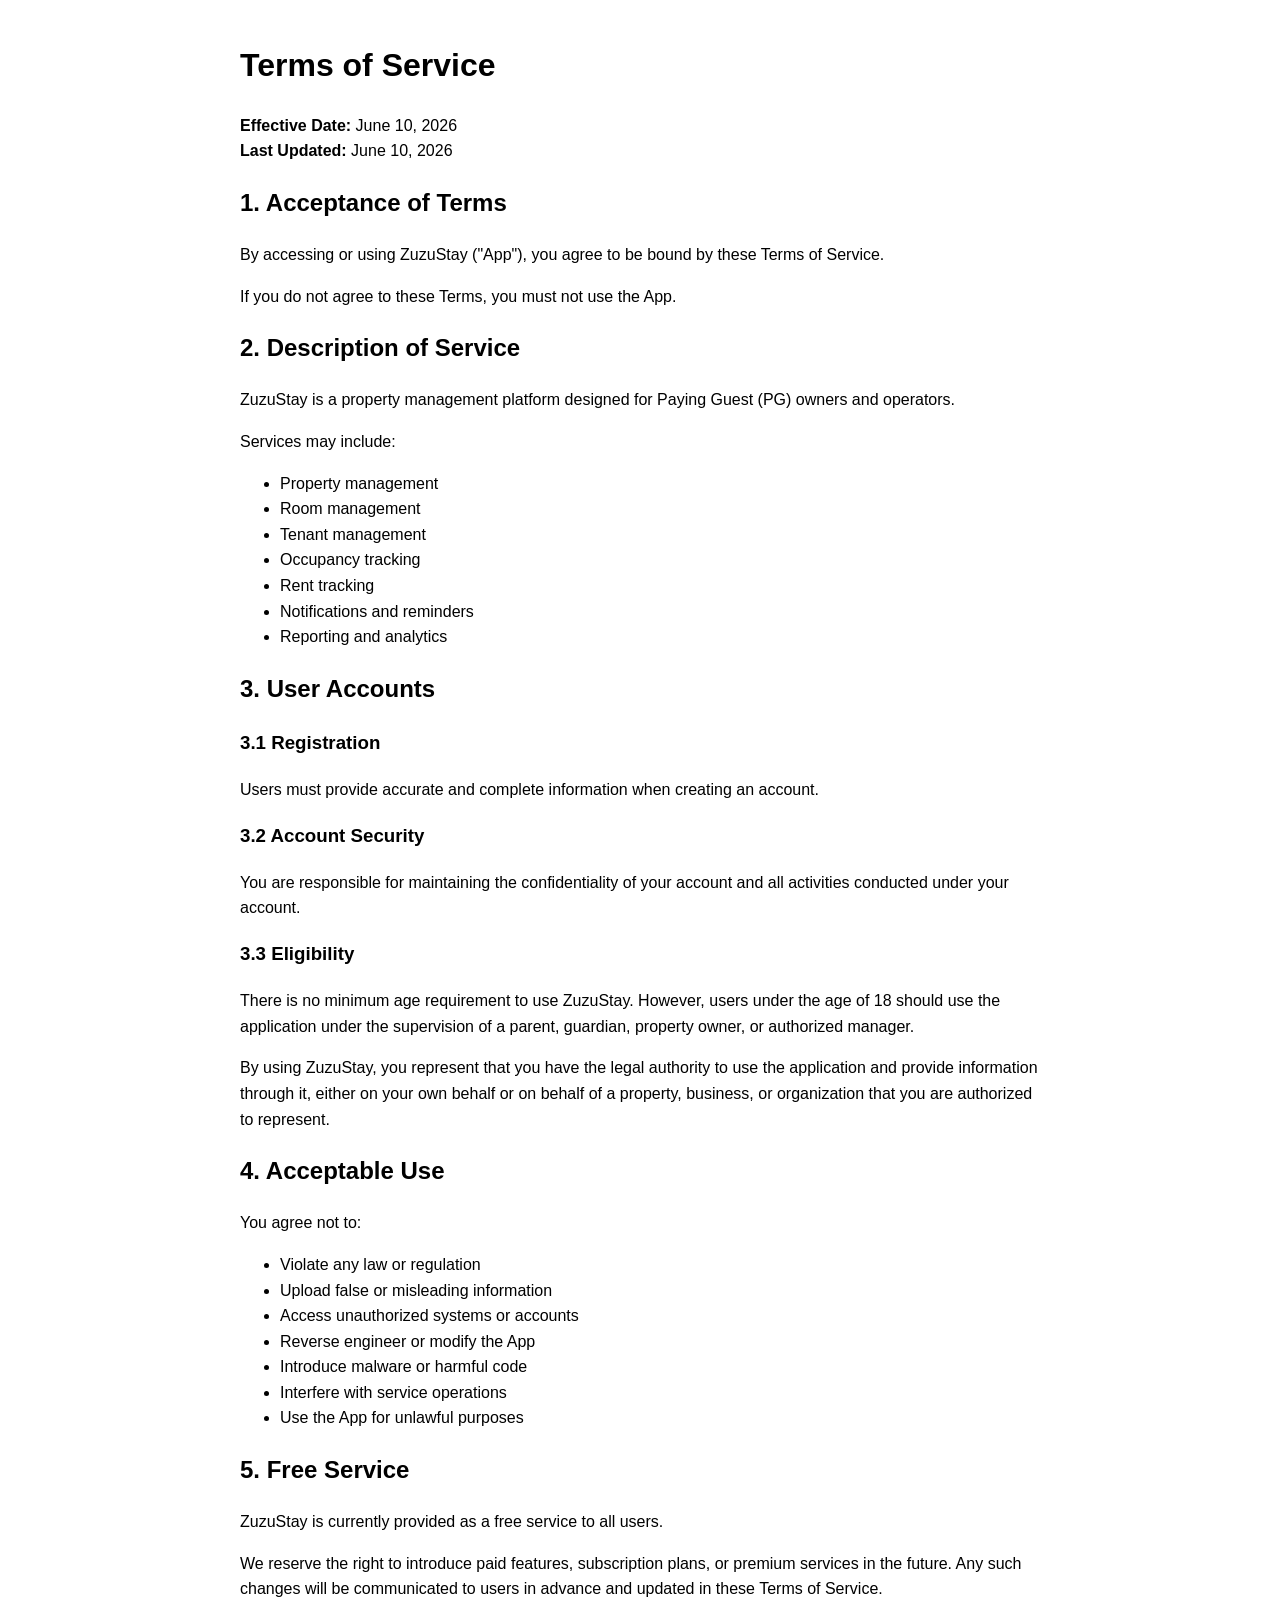
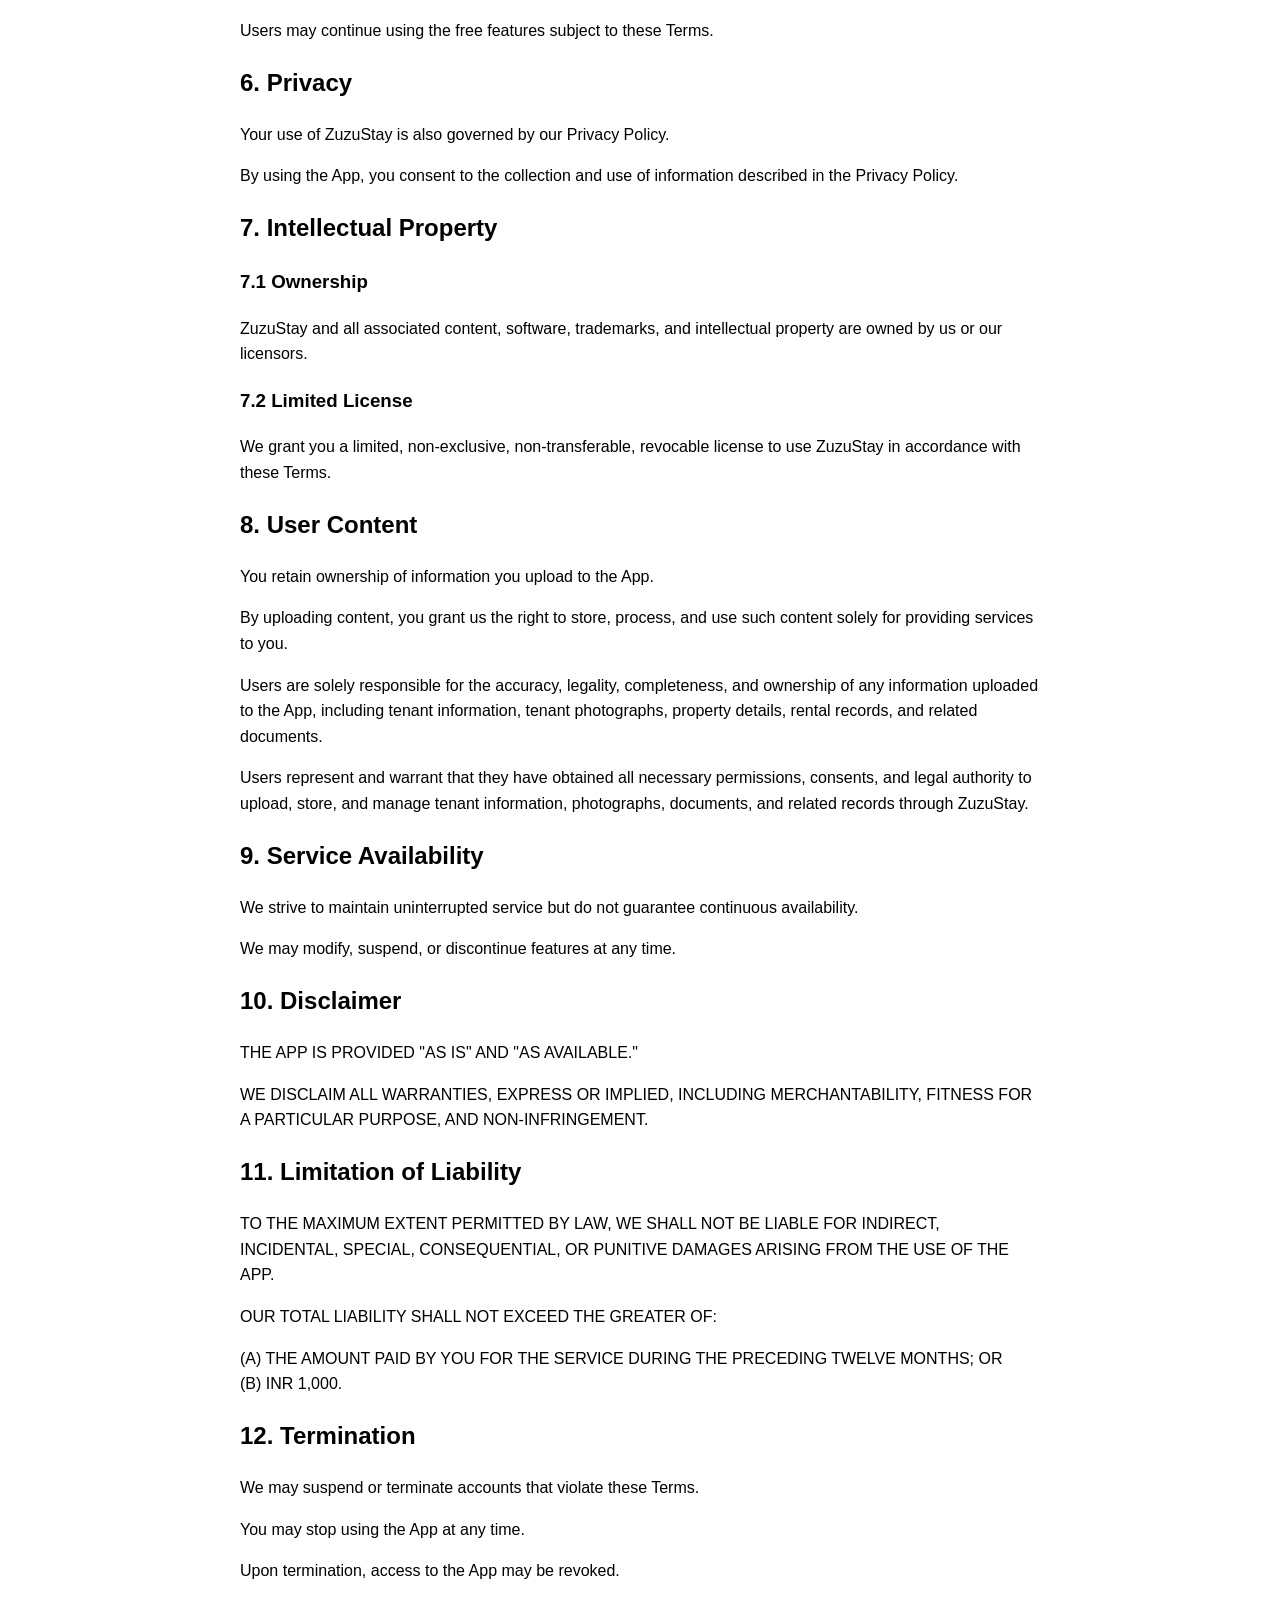
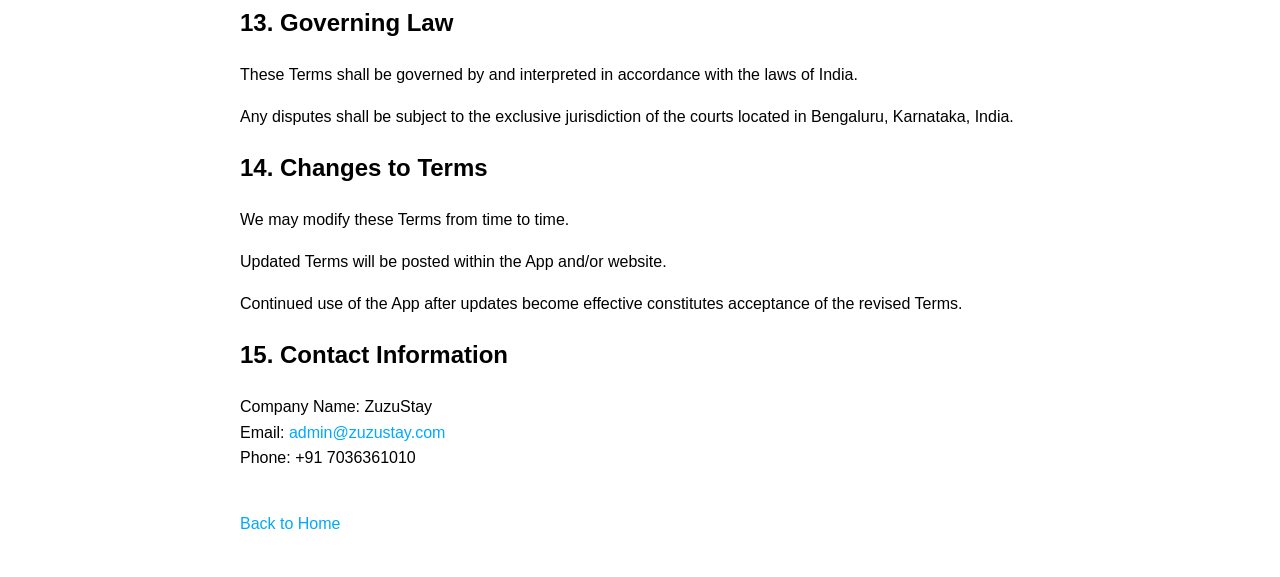
<file: public/terms-of-service.html>
<!DOCTYPE html>
<html lang="en">

<head>
  <meta charset="UTF-8">
  <meta name="viewport" content="width=device-width, initial-scale=1.0">
  <title>Terms of Service - ZUZUStay</title>
  <link rel="icon" type="image/png" href="/assets/images/logo.png?v=3">
  <style>
    body {
      background-color: #ffffff;
      color: #000000;
      font-family: sans-serif;
      line-height: 1.6;
      max-width: 800px;
      margin: 40px auto;
      padding: 0 20px;
    }

    a {
      color: #00a8ff;
      text-decoration: none;
    }

    a:hover {
      text-decoration: underline;
    }
  </style>
</head>

<body>
  <h1>Terms of Service</h1>
  <p><strong>Effective Date:</strong> June 10, 2026<br>
    <strong>Last Updated:</strong> June 10, 2026
  </p>

  <h2>1. Acceptance of Terms</h2>
  <p>By accessing or using ZuzuStay ("App"), you agree to be bound by these Terms of Service.</p>
  <p>If you do not agree to these Terms, you must not use the App.</p>

  <h2>2. Description of Service</h2>
  <p>ZuzuStay is a property management platform designed for Paying Guest (PG) owners and operators.</p>
  <p>Services may include:</p>
  <ul>
    <li>Property management</li>
    <li>Room management</li>
    <li>Tenant management</li>
    <li>Occupancy tracking</li>
    <li>Rent tracking</li>
    <li>Notifications and reminders</li>
    <li>Reporting and analytics</li>
  </ul>

  <h2>3. User Accounts</h2>

  <h3>3.1 Registration</h3>
  <p>Users must provide accurate and complete information when creating an account.</p>

  <h3>3.2 Account Security</h3>
  <p>You are responsible for maintaining the confidentiality of your account and all activities conducted under your
    account.</p>

  <h3>3.3 Eligibility</h3>
  <p>There is no minimum age requirement to use ZuzuStay. However, users under the age of 18 should use the application
    under the supervision of a parent, guardian, property owner, or authorized manager.</p>
  <p>By using ZuzuStay, you represent that you have the legal authority to use the application and provide information
    through it, either on your own behalf or on behalf of a property, business, or organization that you are authorized
    to represent.</p>

  <h2>4. Acceptable Use</h2>
  <p>You agree not to:</p>
  <ul>
    <li>Violate any law or regulation</li>
    <li>Upload false or misleading information</li>
    <li>Access unauthorized systems or accounts</li>
    <li>Reverse engineer or modify the App</li>
    <li>Introduce malware or harmful code</li>
    <li>Interfere with service operations</li>
    <li>Use the App for unlawful purposes</li>
  </ul>

  <h2>5. Free Service</h2>
  <p>ZuzuStay is currently provided as a free service to all users.</p>
  <p>We reserve the right to introduce paid features, subscription plans, or premium services in the future. Any such
    changes will be communicated to users in advance and updated in these Terms of Service.</p>
  <p>Users may continue using the free features subject to these Terms.</p>

  <h2>6. Privacy</h2>
  <p>Your use of ZuzuStay is also governed by our Privacy Policy.</p>
  <p>By using the App, you consent to the collection and use of information described in the Privacy Policy.</p>

  <h2>7. Intellectual Property</h2>

  <h3>7.1 Ownership</h3>
  <p>ZuzuStay and all associated content, software, trademarks, and intellectual property are owned by us or our
    licensors.</p>

  <h3>7.2 Limited License</h3>
  <p>We grant you a limited, non-exclusive, non-transferable, revocable license to use ZuzuStay in accordance with these
    Terms.</p>

  <h2>8. User Content</h2>
  <p>You retain ownership of information you upload to the App.</p>
  <p>By uploading content, you grant us the right to store, process, and use such content solely for providing services
    to you.</p>
  <p>Users are solely responsible for the accuracy, legality, completeness, and ownership of any information uploaded to
    the App, including tenant information, tenant photographs, property details, rental records, and related documents.
  </p>
  <p>Users represent and warrant that they have obtained all necessary permissions, consents, and legal authority to
    upload, store, and manage tenant information, photographs, documents, and related records through ZuzuStay.</p>

  <h2>9. Service Availability</h2>
  <p>We strive to maintain uninterrupted service but do not guarantee continuous availability.</p>
  <p>We may modify, suspend, or discontinue features at any time.</p>

  <h2>10. Disclaimer</h2>
  <p>THE APP IS PROVIDED "AS IS" AND "AS AVAILABLE."</p>
  <p>WE DISCLAIM ALL WARRANTIES, EXPRESS OR IMPLIED, INCLUDING MERCHANTABILITY, FITNESS FOR A PARTICULAR PURPOSE, AND
    NON-INFRINGEMENT.</p>

  <h2>11. Limitation of Liability</h2>
  <p>TO THE MAXIMUM EXTENT PERMITTED BY LAW, WE SHALL NOT BE LIABLE FOR INDIRECT, INCIDENTAL, SPECIAL, CONSEQUENTIAL, OR
    PUNITIVE DAMAGES ARISING FROM THE USE OF THE APP.</p>
  <p>OUR TOTAL LIABILITY SHALL NOT EXCEED THE GREATER OF:</p>
  <p>(A) THE AMOUNT PAID BY YOU FOR THE SERVICE DURING THE PRECEDING TWELVE MONTHS; OR<br>
    (B) INR 1,000.</p>

  <h2>12. Termination</h2>
  <p>We may suspend or terminate accounts that violate these Terms.</p>
  <p>You may stop using the App at any time.</p>
  <p>Upon termination, access to the App may be revoked.</p>

  <h2>13. Governing Law</h2>
  <p>These Terms shall be governed by and interpreted in accordance with the laws of India.</p>
  <p>Any disputes shall be subject to the exclusive jurisdiction of the courts located in Bengaluru, Karnataka, India.
  </p>

  <h2>14. Changes to Terms</h2>
  <p>We may modify these Terms from time to time.</p>
  <p>Updated Terms will be posted within the App and/or website.</p>
  <p>Continued use of the App after updates become effective constitutes acceptance of the revised Terms.</p>

  <h2>15. Contact Information</h2>
  <p>Company Name: ZuzuStay<br>
    Email: <a href="mailto:admin@zuzustay.com">admin@zuzustay.com</a><br>
    Phone: +91 7036361010</p>

  <p style="margin-top: 40px;"><a href="/">Back to Home</a></p>
</body>

</html>
</file>
